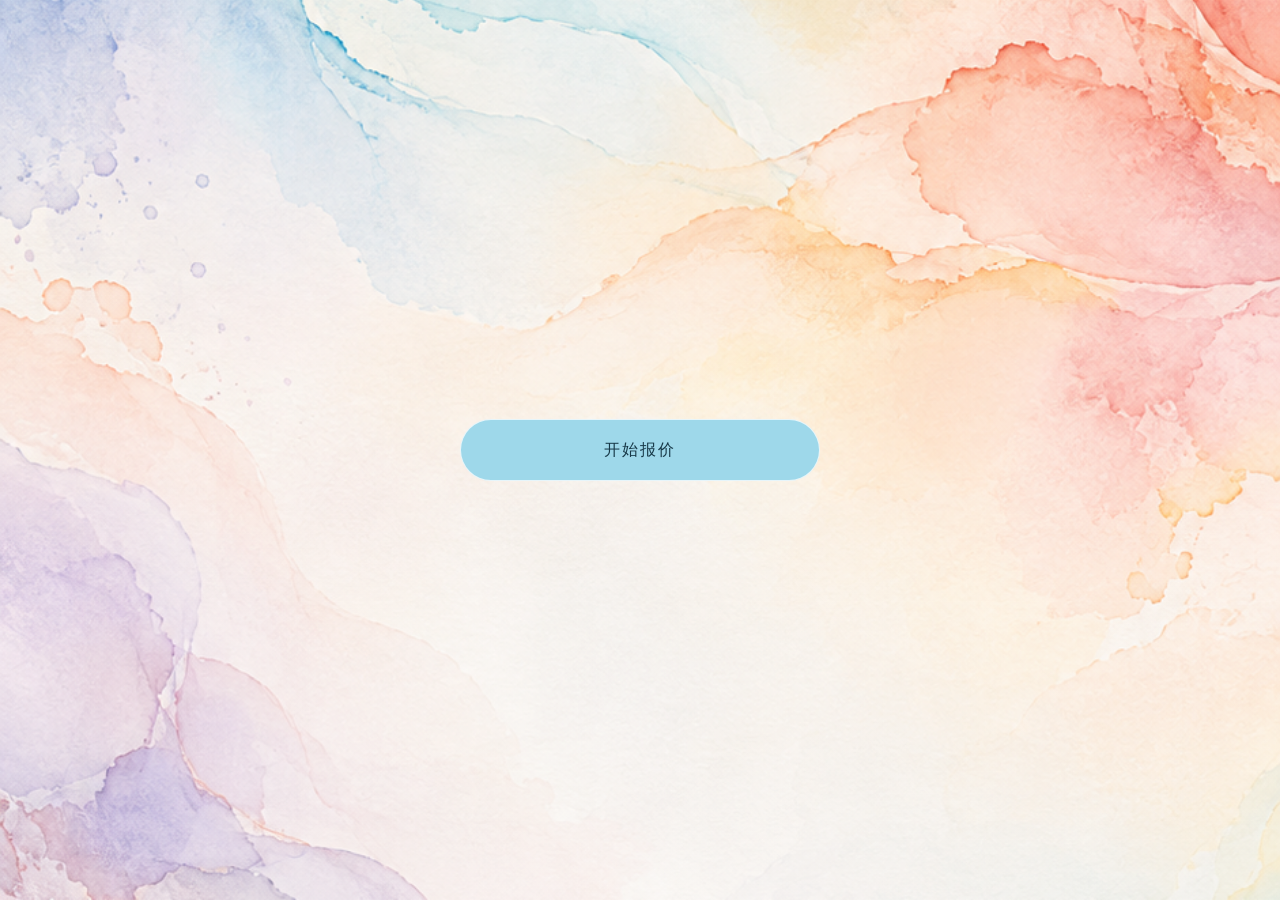
<file: index.html>
<!doctype html>
<html lang="zh-CN">
  <head>
    <meta charset="UTF-8" />
    <meta name="viewport" content="width=device-width, initial-scale=1.0" />
    <meta name="theme-color" content="#ffffff" />
    <meta name="description" content="漂染自助问价：染发咨询与预估报价" />
    <link rel="icon" href="data:image/svg+xml,%3Csvg xmlns='http://www.w3.org/2000/svg' viewBox='0 0 32 32'%3E%3Crect width='32' height='32' rx='8' fill='%236751d6'/%3E%3Cpath d='M16 5l2.5 7L26 15l-7.5 2.5L16 27l-2.5-9.5L6 15l7.5-3z' fill='white'/%3E%3C/svg%3E" />
    <title>漂染自助问价</title>
    <script type="module" crossorigin src="./assets/customer-BNNzjadg.js"></script>
    <link rel="modulepreload" crossorigin href="./assets/jsx-runtime-CeMLz6I6.js">
    <link rel="stylesheet" crossorigin href="./assets/customer-iwXPTztf.css">
  </head>
  <body>
    <div id="root"></div>
  </body>
</html>
</file>
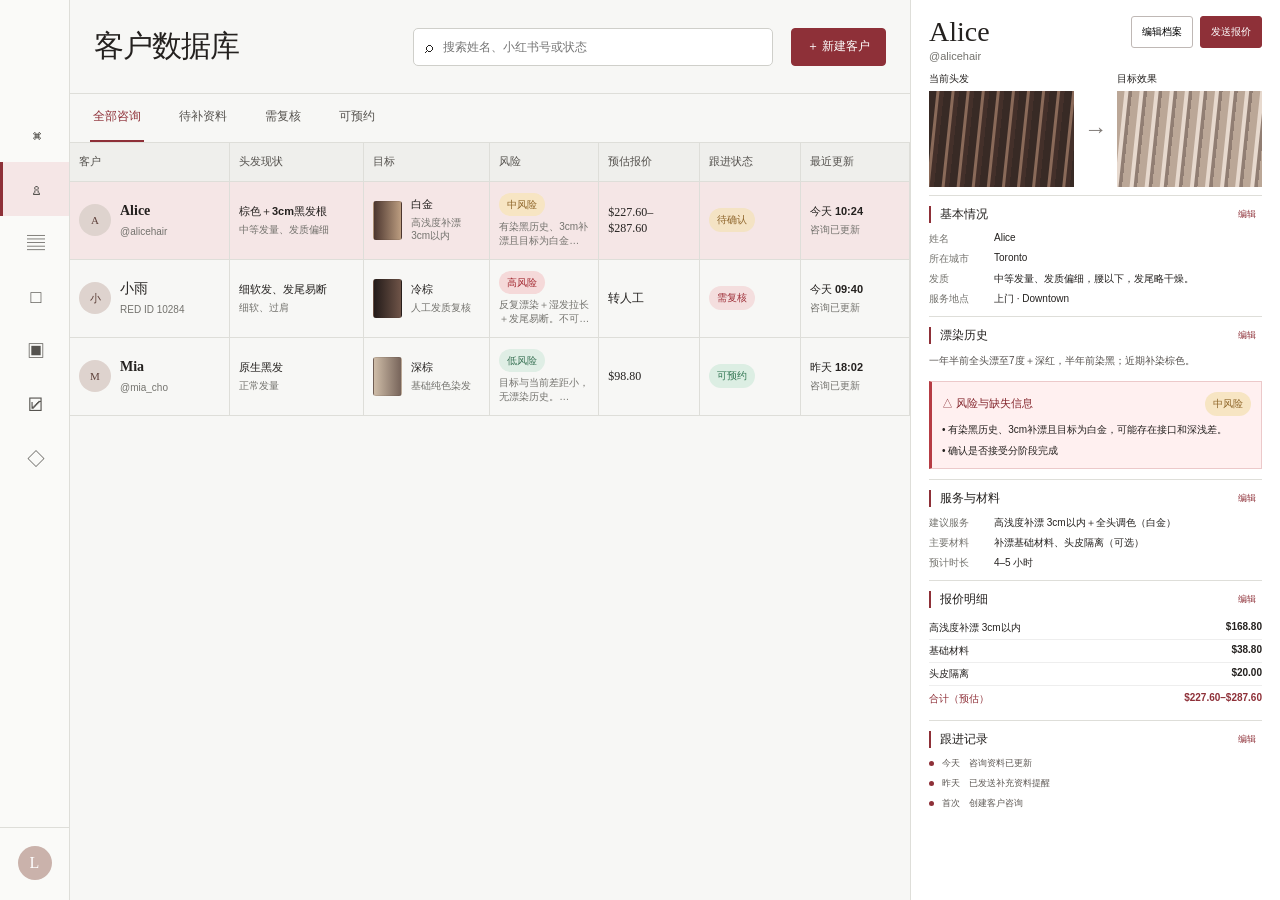
<file: admin.html>
<!doctype html>
<html lang="zh-CN">
  <head>
    <meta charset="UTF-8" />
    <meta name="viewport" content="width=device-width, initial-scale=1.0" />
    <meta name="theme-color" content="#f7f7f5" />
    <meta name="description" content="漂染自助问价店主工作台" />
    <link rel="icon" href="data:image/svg+xml,%3Csvg xmlns='http://www.w3.org/2000/svg' viewBox='0 0 32 32'%3E%3Crect width='32' height='32' rx='4' fill='%238d3038'/%3E%3Cpath d='M8 8h16v3H8zm0 6h16v3H8zm0 6h10v3H8z' fill='white'/%3E%3C/svg%3E" />
    <title>漂染自助问价 · 店主工作台</title>
    <script type="module" crossorigin src="./assets/admin-gGcSHPWh.js"></script>
    <link rel="modulepreload" crossorigin href="./assets/jsx-runtime-CeMLz6I6.js">
    <link rel="stylesheet" crossorigin href="./assets/admin-DmM_o-bl.css">
  </head>
  <body>
    <div id="root"></div>
  </body>
</html>
</file>
<file: assets/customer-iwXPTztf.css>
:root{color:#243746;font-synthesis:none;--wine:#6aaec8;--ink:#243746;--paper:#f5fbfe;--blush:#e5f5fb;--line:#cfe7f0;--muted:#66808d;background:#f5fbfe;font-family:Inter,PingFang SC,Microsoft YaHei,sans-serif}*{box-sizing:border-box}html,body,#root{min-width:320px;min-height:100%;margin:0}button,input{font:inherit}button{-webkit-tap-highlight-color:transparent}button:focus-visible,input:focus-visible{outline-offset:3px;outline:2px solid #9c2537}.cover{background:#f5fbfe;width:100%;height:100svh;min-height:600px;position:relative;overflow:hidden}.cover-photo{object-fit:cover;object-position:center 42%;width:100%;height:100%;position:absolute;inset:0}.cover-shade{pointer-events:none;background:linear-gradient(#ffffff05 35%,#ffffff38 100%);position:absolute;inset:0}.start-button{color:#173847;letter-spacing:.12em;cursor:pointer;background:#9ed8ea;border:1px solid #ffffffbf;border-radius:999px;width:min(360px,100% - 48px);height:62px;transition:background .18s,transform .18s;position:absolute;top:50%;left:50%;transform:translate(-50%,-50%)}.start-button:hover{background:#b5e4f1;transform:translate(-50%,calc(-50% - 2px))}.questionnaire{background:var(--paper);grid-template-rows:auto 1fr auto;min-height:100svh;padding:0 clamp(22px,7vw,112px) 46px;display:grid;position:relative;overflow:hidden}.questionnaire:before,.questionnaire:after,.receipt:before,.receipt:after{display:none}.question-header{z-index:1;grid-template-columns:52px minmax(240px,520px);align-items:center;gap:clamp(20px,5vw,76px);height:98px;display:grid;position:relative}.back-button,.result-header button{width:42px;height:42px;color:var(--wine);cursor:pointer;background:0 0;border:0;padding:9px}.back-button svg,.result-header svg{fill:none;stroke:currentColor;stroke-width:1.5px;width:24px}.progress-wrap{color:#66808d;white-space:nowrap;grid-template-columns:1fr auto;align-items:center;gap:18px;font-family:Songti SC,STSong,serif;font-size:14px;display:grid}.progress-line{background:#d9eef5;height:3px;overflow:hidden}.progress-line span{background:var(--wine);height:100%;transition:width .25s;display:block}.question-stage{z-index:1;align-self:center;width:min(100%,820px);margin:auto;padding:36px 0 60px;position:relative}.question-copy{text-align:center;margin-bottom:clamp(38px,7vh,72px)}.question-copy h1,.receipt h1{letter-spacing:-.04em;margin:0;font-family:Songti SC,STSong,serif;font-size:clamp(38px,5.2vw,72px);font-weight:500;line-height:1.22}.question-copy h1:after{content:"";background:#8dc9df;width:48px;height:1px;margin:24px auto 0;display:block}.question-copy p{color:var(--muted);margin:18px auto 0;font-size:14px}.answer-list{gap:15px;display:grid}.answer-list button{min-height:78px;color:var(--ink);cursor:pointer;text-align:left;background:#ffffff8c;border:1px solid #b9dce8;justify-content:space-between;align-items:center;padding:18px 23px;font-family:Songti SC,STSong,serif;font-size:clamp(18px,2vw,24px);transition:background .18s,border-color .18s,transform .18s;display:flex}.answer-list button:hover{border-color:var(--wine);background:#e8f7fb;transform:translate(6px)}.answer-list svg{fill:none;width:24px;stroke:var(--wine);stroke-width:1.25px;flex:none}.upload-answer{place-items:center;gap:18px;display:grid}.upload-choice{width:min(100%,480px);min-height:150px;color:var(--wine);cursor:pointer;background:#ffffff73;border:1px dashed #8dbed0;align-content:center;place-items:center;gap:12px;font-family:Songti SC,STSong,serif;font-size:21px;display:grid}.upload-choice svg{fill:none;stroke:currentColor;stroke-width:1.25px;width:28px}.skip-button,.previous-text{color:#5f8796;text-underline-offset:8px;cursor:pointer;background:0 0;border:0;text-decoration:underline}.previous-text{z-index:1;justify-self:center;padding:12px;font-family:Songti SC,STSong,serif;font-size:16px;position:relative}.quote-result{background:var(--paper);min-height:100svh;padding-bottom:64px}.result-header{border-bottom:1px solid var(--line);grid-template-columns:1fr auto 1fr;align-items:center;height:76px;padding:0 clamp(14px,4vw,56px);display:grid}.result-header>span{letter-spacing:.12em;font-family:Songti SC,STSong,serif}.result-header button:last-child{color:#87666c;justify-self:end;width:auto;font-size:13px}.receipt{border-left:1px solid var(--line);border-right:1px solid var(--line);background:#ffffff4d;width:min(760px,100% - 36px);margin:clamp(45px,8vh,96px) auto 0;padding:clamp(30px,5vw,72px);position:relative}.receipt:before,.receipt:after{content:"";pointer-events:none;border:1px solid #ad1d3029;border-radius:50%;width:180px;height:330px;position:absolute}.receipt:before{top:180px;left:-150px}.receipt:after{bottom:90px;right:-155px}.receipt>*{z-index:1;position:relative}.receipt h1{font-size:clamp(38px,5vw,60px)}.hairline{background:#b34454;width:36px;height:1px;margin:25px 0 20px}.price-list{border-top:1px solid var(--line)}.price-row{border-bottom:1px solid var(--line);justify-content:space-between;gap:25px;padding:15px 0;display:flex}.price-row span{gap:4px;display:grid}.price-row strong{font-family:Songti SC,STSong,serif;font-size:18px;font-weight:500}.price-row small{color:var(--muted)}.price-row b{align-self:center;font-family:Georgia,serif;font-size:18px;font-weight:400}.total-row{border-bottom:1px solid #cda9af;justify-content:space-between;align-items:baseline;padding:20px 0 25px;font-family:Songti SC,STSong,serif;font-size:21px;display:flex}.total-row strong{color:var(--wine);font-family:Georgia,serif;font-size:clamp(30px,4vw,43px);font-weight:500}.result-section{padding-top:28px}.result-section h2{border-bottom:1px solid #dbbdc1;margin:0 0 12px;padding-bottom:10px;font-family:Songti SC,STSong,serif;font-size:22px;font-weight:500}.result-section ul{color:#553138;margin:0;padding-left:20px;line-height:1.8}.result-section.alert h2,.result-section.alert li{color:#9d2636}.restart-quote{border:1px solid var(--wine);background:var(--wine);color:#fff;cursor:pointer;letter-spacing:.08em;width:100%;min-height:53px;margin-top:40px;font-family:Songti SC,STSong,serif;font-size:17px;display:block}@media (width<=600px){.cover-photo{object-position:56% center}.start-button{height:56px;top:50%;bottom:auto}.questionnaire{padding:0 18px 28px}.question-header{grid-template-columns:38px 1fr;gap:10px;height:72px}.progress-wrap{gap:10px;font-size:12px}.back-button{width:38px;height:38px}.question-stage{padding:35px 0}.question-copy{margin-bottom:42px}.question-copy h1{font-size:38px}.answer-list{gap:10px}.answer-list button{min-height:66px;padding:14px 16px;font-size:17px}.answer-list button:hover{transform:none}.upload-choice{min-height:130px}.receipt{width:calc(100% - 28px);margin-top:35px;padding:28px 20px}.receipt h1{font-size:39px}.price-row{padding:13px 0}.price-row strong{font-size:17px}.price-row small{font-size:11px}.result-section{padding-top:23px}.result-section h2{font-size:19px}.result-section ul{font-size:14px}.receipt:before,.receipt:after{display:none}}@media (prefers-reduced-motion:reduce){*,:before,:after{transition:none!important}}.operation-row{color:#553138;border-bottom:1px solid #dbbdc1b8;justify-content:space-between;gap:22px;padding:11px 0;line-height:1.5;display:flex}.operation-row:last-child{border-bottom:0}.operation-row b{color:var(--wine);flex:none;font-family:Georgia,Songti SC,serif;font-size:16px;font-weight:400}.receipt-note{color:var(--muted);text-align:right;margin:10px 0 0;font-size:13px}.questionnaire,.quote-result,.questionnaire button,.quote-result button,.questionnaire h1,.quote-result h1,.questionnaire h2,.quote-result h2{font-family:YouYuan,幼圆,STYuanti-SC-Regular,Arial Rounded MT Bold,sans-serif}.quote-result .hairline{background:#8dc9df}.quote-result .price-list{border-color:#cfe7f0}.quote-result .price-row{border-color:#d9edf3}.quote-result .price-row b,.quote-result .total-row strong,.quote-result .operation-row b{color:#4d9bb7}.quote-result .total-row{border-color:#b9dce8}.quote-result .result-section h2{border-color:#c7e3ec}.quote-result .result-section ul,.quote-result .operation-row{color:#466b78}.quote-result .result-section.alert h2,.quote-result .result-section.alert li{color:#6b91a0}.quote-result .restart-quote{color:#173847;background:#9ed8ea;border-color:#8dc9df}.transparent-total{border-bottom:1px solid #b9dce8;justify-content:space-between;align-items:baseline;gap:20px;margin:24px 0 8px;padding:20px 0 25px;font-size:19px;display:flex}.transparent-total strong{color:#4d9bb7;font-family:Georgia,serif;font-size:clamp(36px,5vw,54px);font-weight:500}.material-breakdown{padding-top:24px}.material-breakdown h2{margin:0 0 8px;font-size:19px;font-weight:500}.material-plan{color:var(--muted);margin:0 0 12px;font-size:14px}.material-switcher{flex-wrap:wrap;gap:8px;margin:0 0 14px;display:flex}.material-switcher button{color:#66808d;cursor:pointer;background:#f7fcfe;border:1px solid #b9dce8;border-radius:999px;padding:8px 13px;font-size:13px}.material-switcher button.active{color:#285c45;background:#e0f3e7;border-color:#78b990}.material-lines{color:#66808d;gap:8px;font-size:15px;display:grid}.material-line{justify-content:space-between;gap:16px;display:flex}.material-line b{color:#4d9bb7;font-family:Georgia,serif;font-weight:400}.material-total{color:#466b78;border-top:1px solid #d9edf3;justify-content:space-between;align-items:baseline;margin-top:16px;padding-top:12px;font-size:14px;display:flex}.material-total strong{color:#4d9bb7;font-family:Georgia,serif;font-size:22px;font-weight:400}.material-list{color:#66808d;border-top:1px solid #d9edf3;margin:18px 0 0;padding:14px 0 0 20px;font-size:15px;line-height:1.8}.operations h2 small{color:var(--muted);font-size:13px;font-weight:400}.multi-list button{min-height:68px}.multi-list button i{color:var(--muted);font-family:Inter,PingFang SC,sans-serif;font-size:13px;font-style:normal}.multi-list button.selected{color:#285c45;background:#e0f3e7;border-color:#78b990}.multi-list button.selected i{color:#3f8058}.multi-list .multi-next{border-color:var(--wine);background:var(--wine);color:#fff;justify-content:center;margin-top:16px}.multi-list .multi-next svg{stroke:#fff}.multi-list .multi-next:disabled{cursor:not-allowed;opacity:.4;transform:none}
</file>
<file: assets/admin-DmM_o-bl.css>
:root{color:#24211f;font-synthesis:none;--oxblood:#8e3038;--paper:#f7f7f5;--line:#deded9;--muted:#74736e;--rose:#f5e6e6;--sage:#dceee3;background:#f7f7f5;font-family:Inter,PingFang SC,Microsoft YaHei,sans-serif}*{box-sizing:border-box}body{background:var(--paper);min-width:1080px;min-height:100vh;margin:0}button,input{font:inherit}button:focus-visible,input:focus-visible,tr:focus-visible{outline:2px solid var(--oxblood);outline-offset:-2px}.admin-shell{grid-template-columns:200px minmax(720px,1fr) 440px;min-height:100vh;display:grid}.admin-sidebar{border-right:1px solid var(--line);background:#fafaf8;flex-direction:column;height:100vh;display:flex;position:sticky;top:0}.admin-brand{align-items:center;gap:14px;height:90px;padding:0 20px;display:flex}.admin-brand>i{background:var(--oxblood);width:3px;height:54px;display:block}.admin-brand strong,.admin-brand small{display:block}.admin-brand strong{color:var(--oxblood);letter-spacing:.08em;font-family:Songti SC,STSong,serif;font-size:23px}.admin-brand small{color:var(--muted);letter-spacing:.12em;margin-top:5px;font-size:11px}.admin-sidebar nav{margin-top:18px;display:grid}.admin-sidebar nav button{color:#34312f;cursor:pointer;text-align:left;background:0 0;border:0;border-left:3px solid #0000;align-items:center;gap:14px;min-height:54px;padding:0 20px;display:flex}.admin-sidebar nav button>span:first-child{color:#55534f;text-align:center;width:20px;font-size:18px}.admin-sidebar nav button:hover,.admin-sidebar nav button.active{background:var(--rose);color:var(--oxblood);border-left-color:var(--oxblood)}.studio-profile{border-top:1px solid var(--line);align-items:center;gap:10px;margin:auto 18px 20px;padding-top:18px;display:flex}.profile-avatar{color:#fff;background:#cab2ab;border-radius:50%;place-items:center;width:34px;height:34px;font-family:Georgia,serif;display:grid}.studio-profile strong,.studio-profile small{display:block}.studio-profile strong{font-size:12px}.studio-profile small{color:var(--muted);margin-top:3px;font-size:10px}.admin-main{background:var(--paper);min-width:0}.database-header{border-bottom:1px solid var(--line);grid-template-columns:1fr minmax(250px,360px) auto;align-items:center;gap:18px;height:94px;padding:0 24px;display:grid}.database-header h1,.secondary-page h1{letter-spacing:-.03em;margin:0;font-family:Songti SC,STSong,serif;font-size:36px;font-weight:600}.admin-search{background:#fff;border:1px solid #cfcfca;border-radius:5px;align-items:center;gap:8px;height:38px;padding:0 11px;display:flex}.admin-search input{background:0 0;border:0;outline:0;width:100%;font-size:12px}.admin-primary{border:1px solid var(--oxblood);background:var(--oxblood);color:#fff;cursor:pointer;border-radius:4px;height:38px;padding:0 15px;font-size:12px}.database-tabs{border-bottom:1px solid var(--line);align-items:end;gap:32px;height:49px;padding:0 20px;display:flex}.database-tabs button{color:#55524e;cursor:pointer;background:0 0;border:0;border-bottom:2px solid #0000;height:49px;padding:0 3px;font-size:12px}.database-tabs button.active{border-bottom-color:var(--oxblood);color:var(--oxblood);font-weight:700}.database-table-wrap{height:calc(100vh - 143px);overflow:auto}.database-table{border-collapse:collapse;table-layout:fixed;width:100%;font-size:11px}.database-table th{color:#55524e;text-align:left;border-right:1px solid var(--line);border-bottom:1px solid var(--line);z-index:2;background:#efefec;height:38px;padding:0 9px;font-weight:650;position:sticky;top:0}.database-table th:first-child{width:19%}.database-table th:nth-child(2){width:16%}.database-table th:nth-child(3){width:15%}.database-table th:nth-child(4){width:13%}.database-table th:nth-child(5),.database-table th:nth-child(6){width:12%}.database-table th:nth-child(7){width:13%}.database-table td{border-right:1px solid var(--line);border-bottom:1px solid var(--line);vertical-align:middle;cursor:pointer;height:78px;padding:9px;line-height:1.35}.database-table tr:hover td{background:#faf5f4}.database-table tr.selected td{background:var(--rose)}.database-table strong,.database-table small{display:block}.database-table small{color:var(--muted);margin-top:4px;font-size:10px}.db-client,.db-target{align-items:center;gap:9px;display:flex}.db-client>span{color:#5d403a;background:#ded3ce;border-radius:50%;flex:none;place-items:center;width:32px;height:32px;font-family:Georgia,serif;display:grid}.db-client strong{font-family:Georgia,Songti SC,serif;font-size:14px}.db-swatch{border:1px solid #3c28231f;border-radius:3px;flex:none;width:29px;height:39px}.db-price{font-family:Georgia,serif;font-size:12px}.db-risk,.db-status{white-space:nowrap;border-radius:18px;padding:5px 8px;font-size:10px;display:inline-block}.db-risk.high{color:#a32931;background:#f5d9d9}.db-risk.medium{color:#8d6427;background:#f7e5c3}.db-risk.low{color:#387154;background:#dfeee5}.db-status{color:#8e652b;background:#f4e3c4}.db-status.review{color:#9e3039;background:#f4dede}.db-status.ready{color:#2f7450;background:#dceee3}.db-empty{text-align:center;color:var(--muted);padding:70px}.record-inspector{border-left:1px solid var(--line);background:#fff;height:100vh;padding:16px 18px 30px;position:sticky;top:0;overflow:auto}.record-inspector>header{justify-content:space-between;align-items:flex-start;gap:12px;padding-bottom:10px;display:flex}.record-inspector h2{margin:0;font-family:Georgia,Songti SC,serif;font-size:28px;font-weight:500}.record-inspector header p{color:var(--muted);margin:2px 0 0;font-size:11px}.record-inspector header>div:last-child{gap:7px;display:flex}.record-inspector header button{cursor:pointer;background:#fff;border:1px solid #bfb8b5;border-radius:3px;height:32px;padding:0 10px;font-size:10px}.record-inspector header button.send{background:var(--oxblood);border-color:var(--oxblood);color:#fff}.record-inspector header button:disabled{cursor:not-allowed;background:#bbb;border-color:#bbb}.record-photos{grid-template-columns:1fr auto 1fr;align-items:center;gap:10px;margin-bottom:8px;display:grid}.record-photos>div>span{margin-bottom:5px;font-size:10px;font-weight:650;display:block}.record-photos>b{color:#807b77;font-size:23px;font-weight:300}.record-photo{background:repeating-linear-gradient(96deg,#382a25 0 7px,#8a6a59 8px 10px,#44302a 11px 15px);height:96px}.record-photo.target{background:repeating-linear-gradient(96deg,#bba797 0 7px,#e7d9ce 8px 11px,#917e73 12px 15px)}.record-section{border-top:1px solid var(--line);padding:10px 0}.record-section h3{border-left:2px solid var(--oxblood);justify-content:space-between;margin:0 0 9px;padding-left:9px;font-size:12px;display:flex}.record-section h3 button{color:var(--oxblood);cursor:pointer;background:0 0;border:0;font-size:9px}.record-section p{color:#55514e;margin:0;font-size:10px;line-height:1.55}.record-section dl{grid-template-columns:62px 1fr 62px 1fr;gap:6px 7px;margin:0;font-size:10px;display:grid}.record-section dt{color:var(--muted)}.record-section dd{margin:0}.record-warning{background:#fff0f0;border:1px solid #ecc9ca;border-left:3px solid #b63c44;margin:2px 0 10px;padding:10px}.record-warning>div{justify-content:space-between;align-items:center;display:flex}.record-warning strong{color:#83252c;font-size:11px}.record-warning p{margin:7px 0 0;font-size:10px;line-height:1.4}.record-quote>div{border-bottom:1px solid #eee;justify-content:space-between;padding:4px 0;font-size:10px;display:flex}.record-quote .sum{color:var(--oxblood);border-bottom:0;margin-top:2px;font-weight:700}.record-timeline{margin:0;padding:0;list-style:none}.record-timeline li{color:#5e5955;padding:0 0 7px 13px;font-size:9px;position:relative}.record-timeline li:before{content:"";background:var(--oxblood);border-radius:50%;width:5px;height:5px;position:absolute;top:4px;left:0}.secondary-page{max-width:1100px;margin:0 auto;padding:35px 28px 70px}.secondary-page>header{border-bottom:1px solid var(--line);margin-bottom:20px;padding-bottom:24px}.secondary-page>header p{color:var(--muted);margin:7px 0 0;font-size:12px}.generic-grid{border-top:1px solid var(--line)}.generic-grid>div{border-bottom:1px solid var(--line);grid-template-columns:repeat(4,1fr);align-items:center;gap:15px;min-height:49px;padding:0 12px;font-size:12px;display:grid}.generic-grid .generic-head{color:var(--muted);background:#eeeeeb;font-size:10px;font-weight:700}.generic-grid input{background:#fff;border:1px solid #cac9c4;width:88px;padding:6px}.sop-database{border-top:1px solid var(--line);border-left:1px solid var(--line);grid-template-columns:repeat(2,1fr);display:grid}.sop-database section{border-right:1px solid var(--line);border-bottom:1px solid var(--line);padding:18px}.sop-database h3{margin:0 0 12px;font-family:Songti SC,serif}.sop-database label{border-top:1px solid #e8e8e4;gap:8px;padding:7px 0;font-size:11px;line-height:1.4;display:flex}.sop-database input{accent-color:var(--oxblood)}@media (width<=1280px){.admin-shell{grid-template-columns:70px minmax(680px,1fr) 370px}.admin-brand{justify-content:center;padding:0}.admin-brand>i,.admin-brand small,.admin-brand strong,.admin-sidebar nav button span:last-child,.studio-profile div{display:none}.admin-sidebar nav button{justify-content:center;padding:0}.studio-profile{justify-content:center;margin:auto 0 20px}.record-section dl{grid-template-columns:58px 1fr}.database-header h1{font-size:30px}}
</file>
